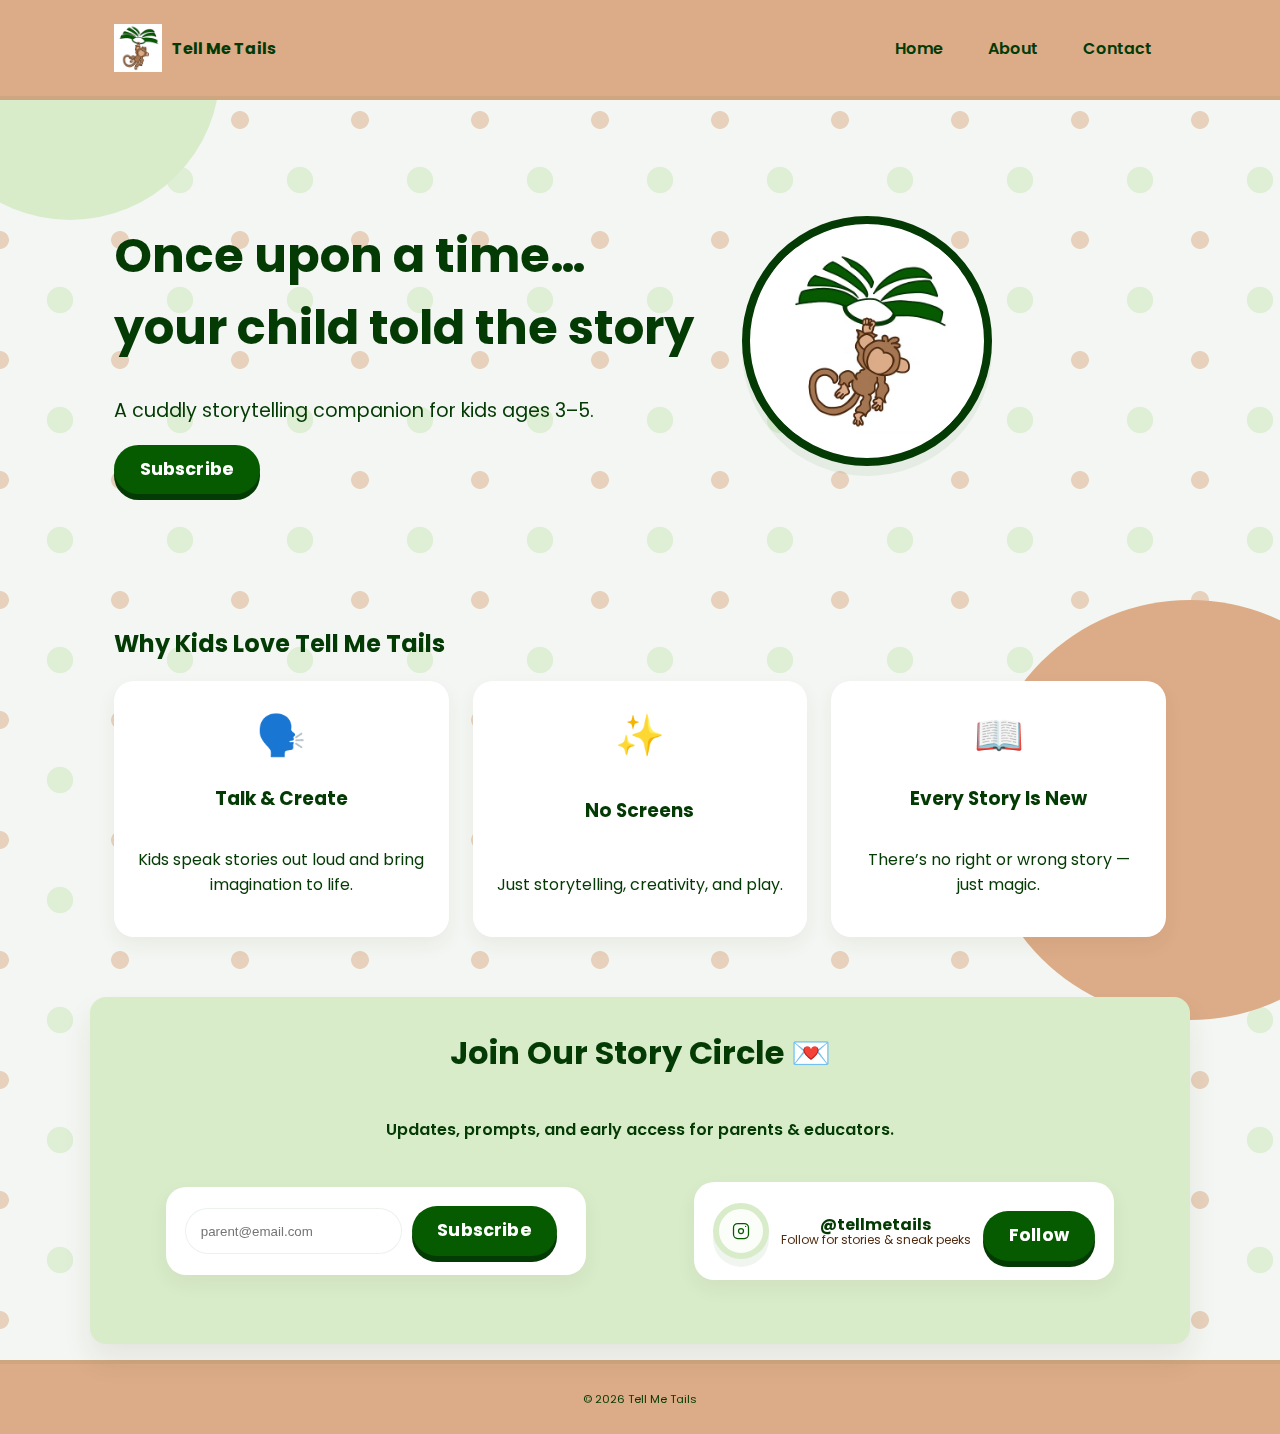
<file: index.html>
<!doctype html>
<html lang="en">
<head>
  <meta charset="utf-8" />
  <meta name="viewport" content="width=device-width,initial-scale=1" />
  <title>Tell Me Tails — Storytelling for Kids</title>

  <meta name="description" content="Tell Me Tails is a magical storytelling companion that helps kids create stories through imagination and play." />

  <link rel="stylesheet" href="styles.css">
  <link rel="preconnect" href="https://fonts.googleapis.com">
  <link rel="preconnect" href="https://fonts.gstatic.com" crossorigin>
  <link href="https://fonts.googleapis.com/css2?family=Poppins:wght@400;600;700&display=swap" rel="stylesheet">
</head>

<body>

<header class="site-header">
  <div class="container header-inner">
    <a class="brand" href="index.html">
      <img src="logo.png" class="logo" alt="Tell Me Tails logo">
      <span>Tell Me Tails</span>
    </a>

    <nav class="main-nav">
      <a href="index.html" class="nav-link">Home
        <span class="leaf leaf1" aria-hidden="true"></span>
        <span class="leaf leaf2" aria-hidden="true"></span>
        <span class="leaf leaf3" aria-hidden="true"></span>
        <span class="leaf leaf4" aria-hidden="true"></span>
        <span class="leaf leaf5" aria-hidden="true"></span>
      </a>
      <a href="about.html" class="nav-link">About
        <span class="leaf leaf1" aria-hidden="true"></span>
        <span class="leaf leaf2" aria-hidden="true"></span>
        <span class="leaf leaf3" aria-hidden="true"></span>
        <span class="leaf leaf4" aria-hidden="true"></span>
        <span class="leaf leaf5" aria-hidden="true"></span>
      </a>
      <a href="contact.html" class="nav-link">Contact
        <span class="leaf leaf1" aria-hidden="true"></span>
        <span class="leaf leaf2" aria-hidden="true"></span>
        <span class="leaf leaf3" aria-hidden="true"></span>
        <span class="leaf leaf4" aria-hidden="true"></span>
        <span class="leaf leaf5" aria-hidden="true"></span>
      </a>
    </nav>
  </div>
</header>

<main>

  <!-- HERO -->
  <section class="hero">
    <div class="container hero-inner">
      <div class="hero-copy">
        <h1>Once upon a time…<br>your child told the story</h1>
        <p class="tagline">
          A cuddly storytelling companion for kids ages 3–5.
        </p>

        <a href="#subscribe" class="btn primary">Subscribe</a>
      </div>

      <div class="hero-toy">
        <div class="toy-wrapper">
          <div class="toy-circle" id="confettiTarget">
            <img src="logo.png" alt="Story Buddy Toy">
          </div>
        </div>
      </div>
    </div>
  </section>

  <!-- FEATURES -->
  <section class="features container">
    <h2>Why Kids Love Tell Me Tails</h2>

    <div class="cards">
      <div class="card">
        <div class="icon">🗣️</div>
        <h3>Talk & Create</h3>
        <p>Kids speak stories out loud and bring imagination to life.</p>
      </div>

      <div class="card">
        <div class="icon">✨</div>
        <h3>No Screens</h3>
        <p>Just storytelling, creativity, and play.</p>
      </div>

      <div class="card">
        <div class="icon">📖</div>
        <h3>Every Story Is New</h3>
        <p>There’s no right or wrong story — just magic.</p>
      </div>
    </div>
  </section>

  <!-- SUBSCRIBE -->
  <section id="subscribe" class="subscribe">
    <div class="subscribe-inner">
      <h2>Join Our Story Circle 💌</h2>
      <p>Updates, prompts, and early access for parents & educators.</p>

      <div class="subscribe-row">
        <form id="newsletterForm" class="newsletter-form" name="newsletter" method="POST" data-netlify="true">
  <!-- Netlify hidden field -->
  <input type="hidden" name="form-name" value="newsletter">

  <!-- Email input -->
  <input type="email" id="email" name="email" placeholder="parent@email.com" required>

  <!-- Submit button -->
  <button type="submit" class="btn primary">Subscribe</button>

  <!-- Success message -->
  <p id="subscribeMsg"></p>
</form>

        <div class="instagram-follow">
          <span class="ig-circle" aria-hidden="true">
            <svg width="20" height="20" viewBox="0 0 24 24" fill="none" xmlns="http://www.w3.org/2000/svg">
              <rect x="3" y="3" width="18" height="18" rx="5" stroke="currentColor" stroke-width="1.5"/>
              <circle cx="12" cy="12" r="3" stroke="currentColor" stroke-width="1.5"/>
              <circle cx="17.5" cy="6.5" r="0.75" fill="currentColor" />
            </svg>
          </span>
          <div>
            <strong>@tellmetails</strong>
            <small>Follow for stories & sneak peeks</small>
          </div>
          <a href="https://www.instagram.com/tellmetails/" class="btn primary ig-btn">Follow</a>
        </div>
      </div>

      <div id="subscribeMsg" class="subscribe-msg"></div>
    </div>
  </section>

</main>

<footer class="site-footer">
  <div class="container footer-inner">
    <p>© <span id="year"></span> Tell Me Tails</p>
  </div>
</footer>

<script src="script.js"></script>
</body>
</html>
</file>
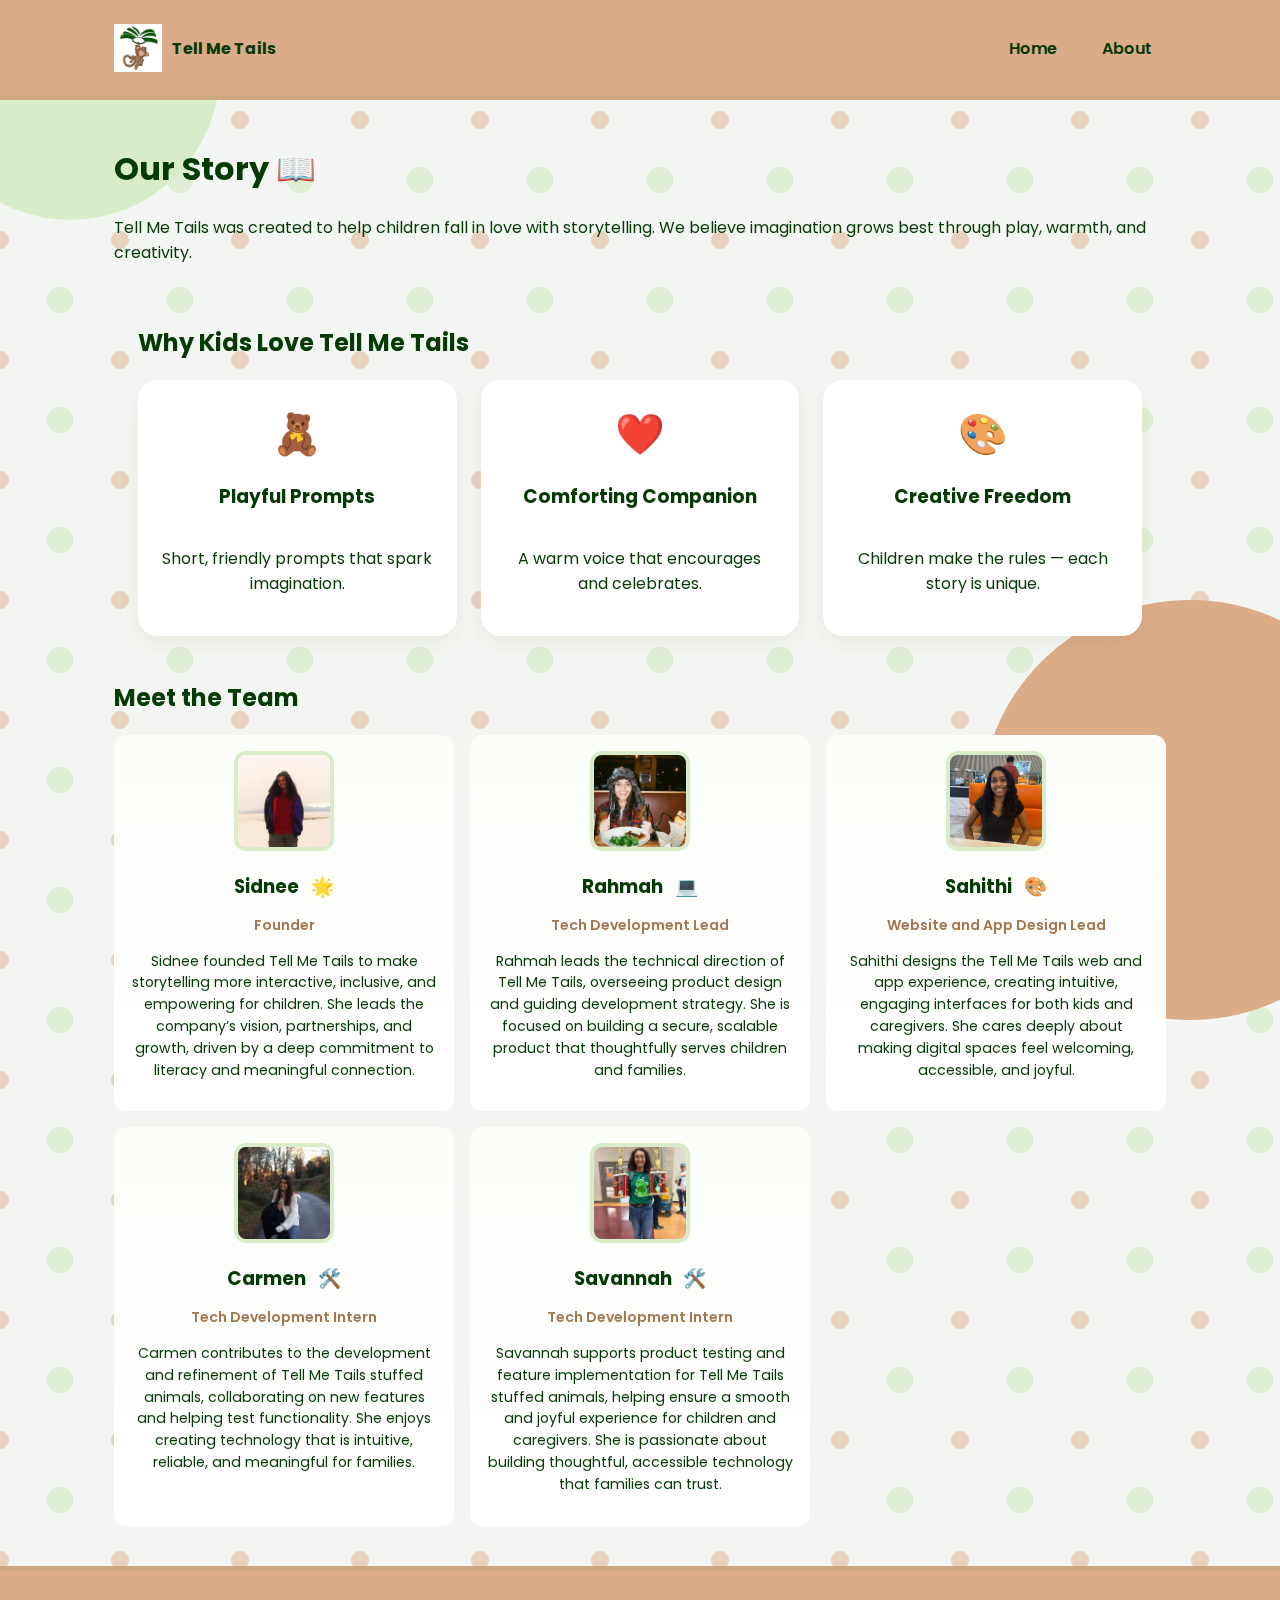
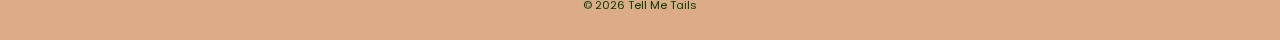
<file: about.html>
<!doctype html>
<html lang="en">
<head>
  <meta charset="utf-8" />
  <meta name="viewport" content="width=device-width,initial-scale=1" />
  <title>About</title>

  <link rel="icon" type="image/png" href="logo.png">
  
  <link rel="stylesheet" href="styles.css">
  <link href="https://fonts.googleapis.com/css2?family=Poppins:wght@400;600;700&display=swap" rel="stylesheet">
</head>

<body>

<header class="site-header">
  <div class="container header-inner">
    <a class="brand" href="index.html">
      <img src="logo.png" class="logo" alt="Tell Me Tails logo">
      <span>Tell Me Tails</span>
    </a>

    <nav class="main-nav">
      <a href="index.html" class="nav-link">Home
        <span class="leaf leaf1" aria-hidden="true"></span>
        <span class="leaf leaf2" aria-hidden="true"></span>
        <span class="leaf leaf3" aria-hidden="true"></span>
        <span class="leaf leaf4" aria-hidden="true"></span>
        <span class="leaf leaf5" aria-hidden="true"></span>
      </a>

      <a href="about.html" class="nav-link">About
        <span class="leaf leaf1" aria-hidden="true"></span>
        <span class="leaf leaf2" aria-hidden="true"></span>
        <span class="leaf leaf3" aria-hidden="true"></span>
        <span class="leaf leaf4" aria-hidden="true"></span>
        <span class="leaf leaf5" aria-hidden="true"></span>
      </a>
    <!--
      <a href="contact.html" class="nav-link">Contact
        <span class="leaf leaf1" aria-hidden="true"></span>
        <span class="leaf leaf2" aria-hidden="true"></span>
        <span class="leaf leaf3" aria-hidden="true"></span>
        <span class="leaf leaf4" aria-hidden="true"></span>
        <span class="leaf leaf5" aria-hidden="true"></span>
      </a>
    -->
    </nav>
  </div>
</header>

<main class="container">

  <section class="about-top">
    <h1>Our Story 📖</h1>
    <p>
      Tell Me Tails was created to help children fall in love with storytelling.
      We believe imagination grows best through play, warmth, and creativity.
    </p>
  </section>

  <section class="why-kids container">
    <h2>Why Kids Love Tell Me Tails</h2>
    <div class="cards">
      <div class="card">
        <div class="icon">🧸</div>
        <h3>Playful Prompts</h3>
        <p>Short, friendly prompts that spark imagination.</p>
      </div>
      <div class="card">
        <div class="icon">❤️</div>
        <h3>Comforting Companion</h3>
        <p>A warm voice that encourages and celebrates.</p>
      </div>
      <div class="card">
        <div class="icon">🎨</div>
        <h3>Creative Freedom</h3>
        <p>Children make the rules — each story is unique.</p>
      </div>
    </div>
  </section>

  <section class="team">
    <h2>Meet the Team</h2>

    <div class="team-grid">

      <div class="team-member">
        <div class="member-photo">
          <img src="pics/sidnee.JPG" alt="Sidnee photo"/>
        </div>
        <h3>Sidnee <span class="emoji">🌟</span></h3>
        <p class="role">Founder</p>
        <p>
          Sidnee founded Tell Me Tails to make storytelling more interactive,
          inclusive, and empowering for children. She leads the company’s vision,
          partnerships, and growth, driven by a deep commitment to literacy and
          meaningful connection.
        </p>
      </div>

      <div class="team-member">
        <div class="member-photo">
          <img src="pics/rahmah.jpeg" alt="Rahmah photo"/>
        </div>
        <h3>Rahmah <span class="emoji">💻</span></h3>
        <p class="role">Tech Development Lead</p>
        <p>
          Rahmah leads the technical direction of Tell Me Tails, overseeing product
          design and guiding development strategy. She is focused on building a
          secure, scalable product that thoughtfully serves children and families.
        </p>
      </div>

      <div class="team-member">
        <div class="member-photo">
          <img src="pics/sahithi.png" alt="Sahithi photo"/>
        </div>
        <h3>Sahithi <span class="emoji">🎨</span></h3>
        <p class="role">Website and App Design Lead</p>
        <p>
          Sahithi designs the Tell Me Tails web and app experience, creating
          intuitive, engaging interfaces for both kids and caregivers. She cares
          deeply about making digital spaces feel welcoming, accessible, and joyful.
        </p>
      </div>

      <div class="team-member">
        <div class="member-photo">
          <img src="pics/carmen.JPG" alt="Carmen photo"/>
        </div>
        <h3>Carmen <span class="emoji">🛠️</span></h3>
        <p class="role">Tech Development Intern</p>
        <p>
          Carmen contributes to the development and refinement of Tell Me Tails stuffed
          animals, collaborating on new features and helping test functionality. She
          enjoys creating technology that is intuitive, reliable, and meaningful for
          families.
        </p>
      </div>

      <div class="team-member">
        <div class="member-photo">
          <img src="pics/savannah.jpeg" alt="Savannah photo"/>
        </div>
        <h3>Savannah <span class="emoji">🛠️</span></h3>
        <p class="role">Tech Development Intern</p>
        <p>
          Savannah supports product testing and feature implementation for Tell Me
          Tails stuffed animals, helping ensure a smooth and joyful experience for
          children and caregivers. She is passionate about building thoughtful,
          accessible technology that families can trust.
        </p>
      </div>

    </div>
  </section>

</main>

<footer class="site-footer">
  <div class="container footer-inner">
    <p>© <span id="year2"></span> Tell Me Tails</p>
  </div>
</footer>

<script src="script.js"></script>
</body>
</html>
</file>
<file: styles.css>
:root {
  --light-green: #D8ECCA;
  --med-green: #065B00;
  --dark-green: #043A04;

  --light-brown: #DBAC87;
  --med-brown: #A57652;
  --dark-brown: #502C10;

  --bg: #F3F6F2;
  --surface: #FBFDF9;
}

* { box-sizing: border-box; }

body {
  margin: 0;
  font-family: 'Poppins', sans-serif;

  background: var(--bg);
  background-image: 
    radial-gradient(circle, rgba(216,236,202,0.75) 15%, transparent 16%),
    radial-gradient(circle, rgba(219,172,135,0.5) 10%, transparent 11%);
  background-size: 120px 120px;
  background-position: 0 0, 60px 60px;

  color: var(--dark-green);
}


/* BACKGROUND BLOBS */
body::before,
body::after {
  content: "";
  position: fixed;
  border-radius: 50%;
  z-index: -1;
}

body::before {
  width: 300px;
  height: 300px;
  background: var(--light-green);
  top: -80px;
  left: -80px;
}

body::after {
  width: 420px;
  height: 420px;
  background: var(--light-brown);
  bottom: -120px;
  right: -120px;
}

.container {
  max-width: 1100px;
  margin: auto;
  padding: 1.5rem;
}

/* HEADER */
.site-header {
  background: var(--light-brown);
  border-bottom: 4px solid rgba(6,91,0,0.06);
  position: sticky;
  top: 0;
  z-index: 40;
  backdrop-filter: blur(4px);
}

.header-inner {
  display: flex;
  justify-content: space-between;
  align-items: center;
}

.brand {
  display: flex;
  align-items: center;
  gap: .6rem;
  font-weight: 700;
  text-decoration: none;
  color: inherit;
}

.logo { width: 48px; }

/* NAV POP EFFECT - cartoon leaf burst around hovered nav item */
.main-nav .nav-link {
  margin-left: .75rem;
  padding: .45rem .9rem;
  border-radius: 999px;
  text-decoration: none;
  color: var(--dark-green);
  font-weight: 600;
  transition: transform .18s ease, background .18s ease;
  position: relative;
  display: inline-block;
}

.main-nav .nav-link:hover {
  background: linear-gradient(90deg, rgba(216,236,202,0.6), rgba(219,172,135,0.08));
  transform: translateY(-3px) scale(1.03);
}

/* Leaf sprite */
/* Cartoon-style leaf */
.nav-link .leaf {
  --tx: 0px; --ty: 0px; --rot: 0deg;
  position: absolute;
  left: 50%;
  top: 50%;
  width: 28px;     
  height: 28px;    
  transform: translate(-50%, -50%) scale(0);
  transform-origin: center center;
  opacity: 0;
  pointer-events: none;
  background-repeat: no-repeat;
  background-size: contain;
  background-image: url("data:image/svg+xml;utf8,<svg xmlns='http://www.w3.org/2000/svg' viewBox='0 0 64 64'><path d='M32 2 C20 10 10 32 32 62 C54 32 44 10 32 2 Z' fill='%23065B00'/><path d='M32 2 C28 12 12 32 32 62 C52 32 36 12 32 2 Z' fill='%2308A700'/></svg>");
  transition: transform .36s cubic-bezier(.2,.9,.2,1), opacity .18s ease;
}


/* Staggered offsets for leaf burst (unchanged) */
.nav-link .leaf1 { --tx: 0px;   --ty: -42px; --rot: -28deg; transition-delay: 0s; }
.nav-link .leaf2 { --tx: 36px;  --ty: -28px; --rot: 10deg;  transition-delay: .03s; }
.nav-link .leaf3 { --tx: 48px;  --ty: 0px;   --rot: 30deg;  transition-delay: .06s; }
.nav-link .leaf4 { --tx: -36px; --ty: 28px;  --rot: -8deg;  transition-delay: .09s; }
.nav-link .leaf5 { --tx: 0px;   --ty: 42px;  --rot: 18deg;  transition-delay: .12s; }

/* On hover the leaves pop out slightly bigger */
.nav-link:hover .leaf {
  opacity: 1;
  transform: translate(calc(-50% + var(--tx)), calc(-50% + var(--ty))) rotate(var(--rot)) scale(1.5); 
}

/* small bounce on hover end for a playful feel */
.nav-link:active { transform: translateY(0) scale(0.98); }

/* Accessibility: don't animate for reduced motion */
@media (prefers-reduced-motion: reduce) {
  .nav-link .leaf,
  .nav-link { transition: none !important; }
  .nav-link .leaf { transform: translate(-50%, -50%) scale(1); opacity: 0; }
  .nav-link:hover .leaf { opacity: 1; transform: translate(calc(-50% + var(--tx)), calc(-50% + var(--ty))) rotate(var(--rot)); }
}

/* HERO */
.hero {
  padding: 4rem 0;
}

.hero-inner {
  display: flex;
  align-items: center;
  gap: 3rem;
}

.hero h1 {
  font-size: 3rem;
}

.tagline {
  font-size: 1.2rem;
}

.hero-toy {
  text-align: center;
}

.toy-circle {
  font-size: 5rem;
  border-radius: 50%;
  width: 250px;
  height: 250px;
  display: flex;
  align-items: center;
  justify-content: center;
  background: white;
  border: 8px solid var(--dark-green);
  box-shadow: 0 10px 0 rgba(6,91,0,0.06);
  overflow: hidden;
}

.toy-circle img {
  width: 80%;
  height: 80%;
  object-fit: contain; /* keeps logo proportions intact */
}

/* BUTTONS */
.btn,
.btn:visited,
button,
a.btn {
  background: var(--med-green);
  color: white;
  border: none;
  padding: 1rem 1.6rem;
  border-radius: 999px;

  font-family: 'Poppins', sans-serif;
  font-size: 1.1rem;
  font-weight: 700;
  line-height: 1;
  letter-spacing: 0.01em;

  cursor: pointer;
  text-decoration: none;
  display: inline-flex;
  align-items: center;
  justify-content: center;

  box-shadow: 0 6px 0 var(--dark-green);
  transition: transform .15s ease, box-shadow .15s ease;
}

.btn:hover {
  transform: translateY(-2px);
  box-shadow: 0 8px 0 var(--dark-green);
}

.btn:active {
  transform: translateY(2px);
  box-shadow: 0 3px 0 var(--dark-green);
}

.btn:focus-visible {
  outline: 3px dashed var(--med-green);
  outline-offset: 4px;
}

/* FEATURES */
.cards {
  display: grid;
  grid-template-columns: repeat(3, 1fr);
  gap: 1.5rem;
  grid-auto-rows: 1fr; /* make each row equal height so cards match */
}

.card {
  background: #ffffff; /* force solid white for better contrast */
  padding: 1.5rem;
  border-radius: 20px;
  box-shadow: 0 8px 20px rgba(80,44,16,0.06);
  text-align: center;
  transition: transform .18s ease, box-shadow .18s ease;
  display: flex;
  flex-direction: column;
  justify-content: space-between; /* ensures content spacing and equal heights */
}
.card:hover{
  transform: translateY(-8px) scale(1.03);
  box-shadow: 0 20px 40px rgba(80,44,16,0.12);
}

.icon {
  font-size: 2.5rem;
}

/* team member styles on about page */
.team-member {
  background: linear-gradient(180deg, var(--surface), #fff);
  padding: 1rem;
  border-radius: 12px;
  text-align: center;
}
.member-photo img {
  width: 100px;
  height: 100px;
  border-radius: 12px;
  object-fit: cover;
  margin-bottom: .6rem;
  border: 4px solid var(--light-green);
}
.team-member h3 { margin: .25rem 0; }
.team-member .emoji { margin-left: .45rem; }
.team-member .role { color: var(--med-brown); font-weight: 600; }
.team-member p {
  font-size: 0.88rem;
  line-height: 1.55;
}

/* team hover lift and avatar scale */
.team-member{transition:transform .18s ease,box-shadow .18s ease}
.team-member:hover{transform:translateY(-8px);box-shadow:0 18px 36px rgba(80,44,16,0.10)}
.team-member .avatar,.team-member .member-photo img{transition:transform .18s ease}
.team-member:hover .avatar,.team-member:hover .member-photo img{transform:scale(1.06)}

/* SUBSCRIBE */
.subscribe {
  margin-top: 2.25rem;
  display: flex;
  justify-content: center;
  align-items: center;
}

.subscribe-inner {
  text-align: center;
  background: var(--light-green); /* solid color per request */
  padding: 2rem;
  border-radius: 16px;
  box-shadow: 0 16px 30px rgba(80,44,16,0.08);
  display: flex;
  flex-direction: column;
  gap: 1.5rem;
  max-width: 1100px;
  width: 100%;
}

.subscribe-inner h2 {
  font-size: 2rem;
  margin: 0;
}

.subscribe-inner p {
  color: var(--dark-green);
  font-weight: 600;
}

.subscribe-row {
  display: grid;
  grid-template-columns: 1fr 1fr; /* side by side */
  gap: 1.2rem;
  align-items: center;
  justify-items: center;
}

/* Newsletter and Instagram card */
.newsletter-form{
  display:flex;
  flex-direction:row;
  align-items:center;
  gap:.6rem;
  padding: 1.2rem; 
  border-radius:20px;
  box-shadow:0 8px 20px rgba(80,44,16,0.06);
  background:white;
  width:100%;
  max-width:420px;
  min-height: 72px;  
}

.newsletter-form:hover,
.instagram-follow:hover {
  transform: translateY(-6px);
}

.newsletter-form input {
  padding: .9rem;
  border-radius: 999px;
  border: 1px solid rgba(6,91,0,0.08);
  flex:1;
  margin-bottom: 0;
}

.instagram-follow {
  display: flex;
  flex-direction: row;
  align-items: center;
  gap: .75rem;
  padding: 1.2rem;
  border-radius: 20px;
  background: white;
  box-shadow: 0 8px 20px rgba(80,44,16,0.06);
  width: 100%;
  max-width: 420px;     
  min-height: 72px;    
}

.instagram-follow div {
  display: flex;
  flex-direction: column;
  line-height: 1.1;
}

.instagram-follow .btn {
  margin-left: auto; /* pushes Follow button to right */
}


.instagram-follow .ig-circle {
  display: inline-flex;
  align-items: center;
  justify-content: center;
  width: 56px;
  height: 56px;
  border-radius: 50%;
  background: var(--surface);
  border: 6px solid var(--light-green);
  box-shadow: 0 8px 0 rgba(6,91,0,0.06);
  color: var(--med-green);
  flex-shrink: 0;
}

.instagram-follow small {
  display: block;
  font-size: .75rem;
  color: var(--dark-brown);
}

.ig-btn {
  margin-top: .6rem;
  text-decoration: none;
}

#subscribeMsg {
  font-weight: 600;
  color: var(--dark-green);
  margin-top: .5rem;
}

/* FOOTER */
.site-footer {
  text-align: center;
  background: var(--light-brown);
  margin-top: 1rem;
  font-size: 0.7rem;
  line-height: 0.01;
  border-top: 4px solid rgba(6,91,0,0.06);
}

/* contact page styles */
.contact-grid {
  display: grid;
  grid-template-columns: 1fr 320px;
  gap: 2rem;
  align-items: start;
  margin-top: 1.25rem;
}
.contact-card {
  background: linear-gradient(180deg, var(--surface), #fff);
  padding: 1rem;
  border-radius: 12px;
  text-align: center;
  box-shadow: 0 8px 20px rgba(80,44,16,0.04);
}
.contact-form {
  display: grid;
  gap: .75rem;
}
.contact-form input,
.contact-form textarea,
.contact-form select {
  background: #ffffff; /* force solid white for better contrast */
  padding: .75rem;
  border-radius: 10px;
  border: 1px solid rgba(16,32,24,0.06);
  background: #fff;
}
.contact-info .ig-btn { display: inline-block; margin-top: .5rem; }

/* team grid layout */
.team-grid {
  display: grid;
  grid-template-columns: repeat(3,1fr);
  gap: 1rem;
  margin-top: 1rem;
}

/* RESPONSIVE */
@media (max-width: 900px) {
  .hero-inner {
    flex-direction: column;
    text-align: center;
  }

  .cards {
    grid-template-columns: 1fr;
  }

  .subscribe-row {
    grid-template-columns: 1fr;
  }
}

/* CONFETTI POP AROUND HERO TOY */

.toy-wrapper {
  position: relative;
  display: inline-block; /* shrink-wrap to circle */
  overflow: visible;     /* confetti can escape */
}

.confetti {
  position: absolute;
  width: 8px;
  height: 12px;
  border-radius: 3px;
  opacity: 0;
  animation: confetti-pop 1.2s ease-out forwards;
  pointer-events: none;
}

@keyframes confetti-pop {
  0% {
    transform: translate(0, 0) scale(0.6);
    opacity: 1;
  }
  100% {
    transform: translate(var(--x), var(--y)) rotate(360deg);
    opacity: 0;
  }
}
</file>
